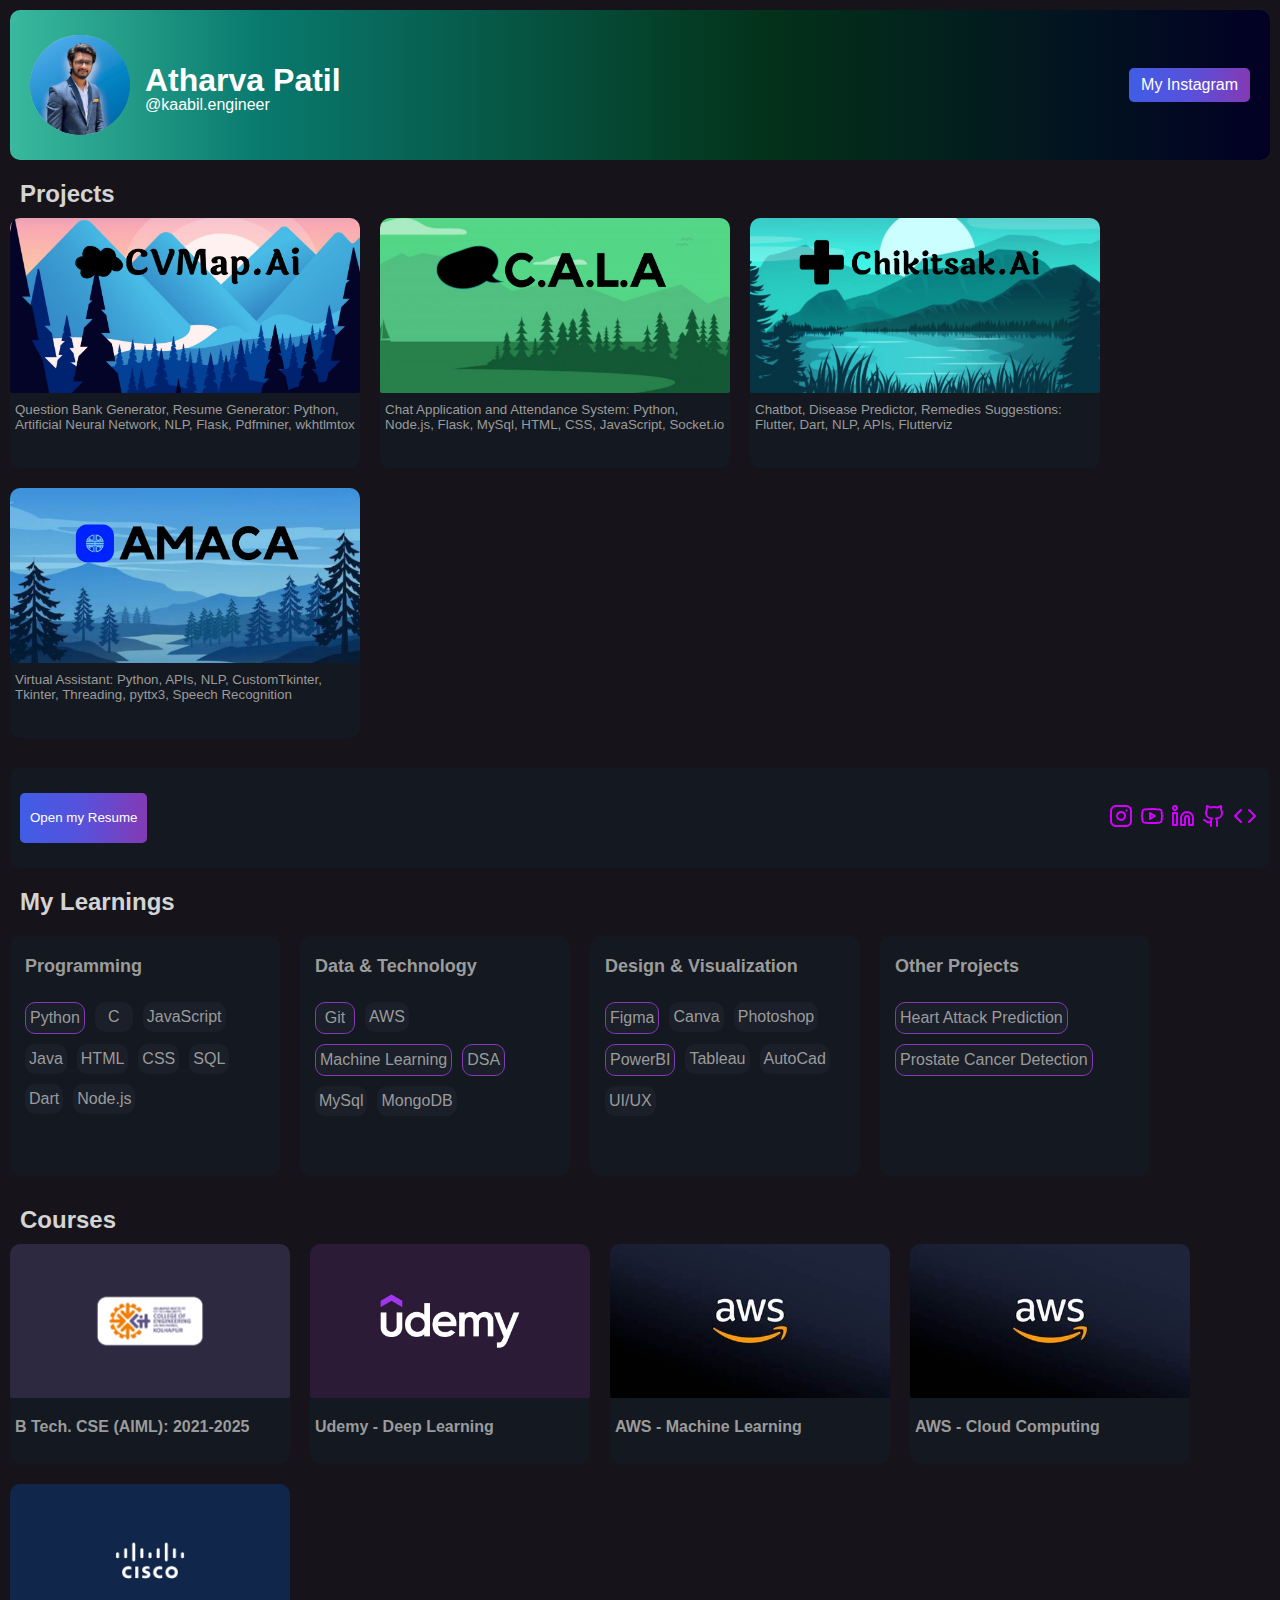
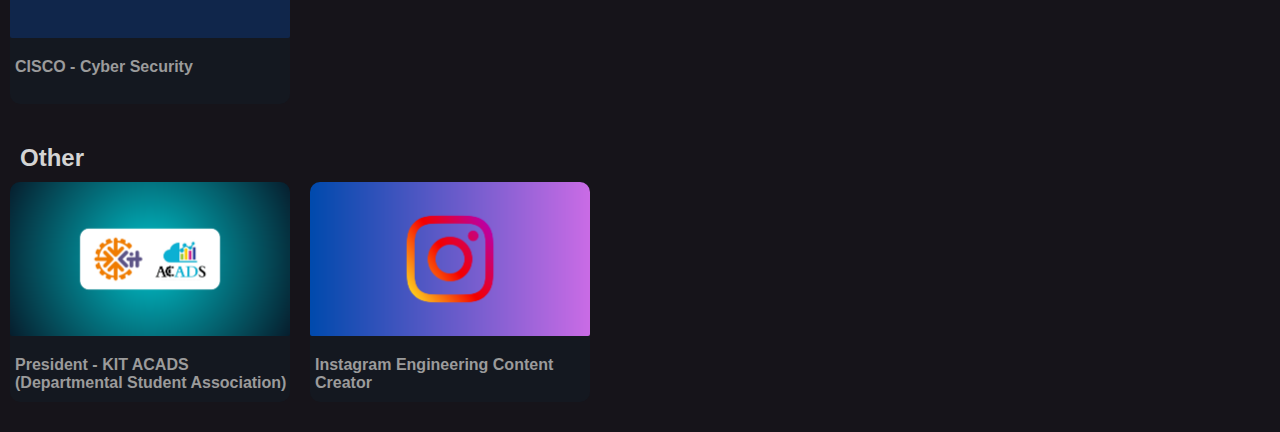
<file: docs/index.html>
<!DOCTYPE html>
<html lang="en">
<head>
    <meta charset="UTF-8">
    <meta name="viewport" content="width=device-width, initial-scale=1.0">
    <link rel="stylesheet" href="style.css">
    <title>Atharva Portfolio</title>
</head>
<body>

    

    <div class="header">
        <!-- Header with background image -->
        <div class="background-image"></div>

        <!-- Profile picture and text -->
        <div class="profile">
            <img src="assets\profilepic.JPG" alt="Profile Picture" class="profile-picture">
            <div class="profile-text">
                <h1 class="atharva">Atharva Patil</h1>
                <p class="kaabil">@kaabil.engineer</p>
            </div>
        </div>

        <div class="follow-button">
            <a href="https://www.instagram.com/kaabil.engineer/" class="instagram-button">My Instagram</a>
            
            
            
        </div>
        
    </div>
    <h2 class="project">Projects</h2>
    <div class="projects-container">
  

        
        
        
        
        <div class="project-card" onclick="openLink('https://github.com/kaabilengineer/CVMap.Ai')">
            <img src="assets\4.png" alt="Project 2">
            <p class="project-title">Question Bank Generator, Resume Generator: Python, Artificial Neural Network, NLP, Flask, Pdfminer, wkhtlmtox</p>
        </div>

        <div class="project-card" onclick="openLink('https://github.com/kaabilengineer/ChatApp')">
            <img src="assets\2.png" alt="Project 2">
            <p class="project-title">Chat Application and Attendance System: Python, Node.js, Flask, MySql, HTML, CSS, JavaScript, Socket.io</p>
        </div>
        <div class="project-card" onclick="openLink('https://github.com/kaabilengineer/Chikitsak.Ai')">
            <img src="assets\3.png" alt="Project 2">
            <p class="project-title">Chatbot, Disease Predictor, Remedies Suggestions: Flutter, Dart, NLP, APIs, Flutterviz</p>
        </div>
        
        <div class="project-card" onclick="openLink('https://github.com/kaabilengineer/AMACA')">
            <img src="assets\1.png" alt="Project 1">
            <p class="project-title">Virtual Assistant: Python, APIs, NLP, CustomTkinter, Tkinter, Threading, pyttx3, Speech Recognition</p>
        </div>
    
    </div>

    
    
    <div class="social-container">
        <button class="button" onclick="openPDF('AtharvaResume1.pdf')">Open my Resume</button>

          
          
        
        <div>
           
            <a href="https://www.instagram.com/kaabil.engineer" target="_blank"><img src="assets\logo\instagram.png" alt="Instagram"></a>
            <a href="https://www.youtube.com/channel/UCGPL70yKNoritJyf5qH4RhA" target="_blank"><img src="assets\logo\youtube.png" alt="YouTube"></a>
            <a href="https://www.linkedin.com/in/iamatharvapatil" target="_blank"><img src="assets\logo\linkedin.png" alt="LinkedIn"></a>
            <a href="https://www.github.com/kaabilengineer" target="_blank"><img src="assets\logo\github.png" alt="GitHub"></a>
            <a href="https://leetcode.com/atharvapatil2222/" target="_blank"><img src="assets\logo\code.png" alt="code"></a>
            
        </div>
    </div>
    <h2 class="project">My Learnings</h2>
    <div class="skillset">
    <div class="container2">
        <div class="title">Programming</div>
        <div class="tags-container">
          <div class="box2">Python</div>
          
          <div class="box">C</div>
          <div class="box">JavaScript</div>
          <div class="box">Java</div>
          <div class="box">HTML</div>
          <div class="box">CSS</div>
          <div class="box">SQL</div>
          <div class="box">Dart</div>
          <div class="box">Node.js</div>
          
        </div>
    
      </div>

      <div class="container2">
        <div class="title">Data & Technology</div>
        <div class="tags-container">
          <div class="box2">Git</div>
          <div class="box">AWS</div>
          <div class="box2">Machine Learning</div>
          <div class="box2">DSA</div>
          <div class="box">MySql</div>
          <div class="box">MongoDB</div>
        </div>
    
      </div>

     
      <div class="container2">
        <div class="title">Design & Visualization</div>
        <div class="tags-container">
          <div class="box2">Figma</div>
          <div class="box">Canva</div>
          <div class="box">Photoshop</div>
          <div class="box2">PowerBI</div>
          <div class="box">Tableau</div>
          <div class="box">AutoCad</div>
          <div class="box">UI/UX</div>
        </div>
    
      </div>
      <div class="container2">
        <div class="title">Other Projects</div>
        <div class="tags-container">
          <div class="box2">Heart Attack Prediction</div>
          <div class="box2">Prostate Cancer Detection</div>
        </div>
    
      </div>
    </div>





    <div id="contact-form-overlay">
        <div id="contact-form">
            <!-- Your contact form content here -->
            <h2>Contact Form</h2>
            <!-- Add your form fields and submit button here -->
            <button onclick="closeContactForm()">Close</button>
        </div>
    </div>

    <h2 class="project">Courses</h2>

    <div class="projects-container2">

        <div class="project-card2" onclick="openLink('https://www.kitcoek.in/')">

            <img src="assets\kit.png" alt="Project 2">
            <p class="title2">B Tech. CSE (AIML): 2021-2025</p>
        </div>
        <div class="project-card2" onclick"openLink('https://www.linkedin.com/posts/iamatharvapatil_deeplearning-deeplearningai-activity-7158860123665244160-qVcb?utm_source=share&utm_medium=member_desktop')">
            <img src="assets\udemy.jpg" alt="Project 2">
            <p class="title2">Udemy - Deep Learning</p>
        </div>
  

        <div class="project-card2" onclick="openLink('https://www.linkedin.com/posts/iamatharvapatil_machinelearning-aws-certificationcomplete-activity-7084840496799322112-SvPo?utm_source=share&utm_medium=member_desktop')">
            <img src="assets\aws.jpg" alt="Project 1">
            <p class="title2">AWS - Machine Learning</p>
        </div>
        
        <div class="project-card2" onclick="openLink('https://www.linkedin.com/posts/iamatharvapatil_aws-cloudcomputing-certificationcomplete-activity-7086039933471121408-WOLE?utm_source=share&utm_medium=member_desktop')">
            <img src="assets\aws.jpg" alt="Project 1">
            <p class="title2">AWS - Cloud Computing</p>
        </div>
        
        <div class="project-card2" onclick="openLink('https://www.linkedin.com/posts/iamatharvapatil_cybersecurity-activity-7025168476013047808-1_lS?utm_source=share&utm_medium=member_desktop')">
            <img src="assets\cisco.jpg" alt="Project 2">
            <p class="title2">CISCO - Cyber Security</p>
        </div>
        
        
    
    </div>

    <h2 class="project">Other</h2>

    <div class="projects-container2">

        <div class="project-card2" onclick="openLink('https://www.instagram.com/p/Cw_6aUkoGg9/?utm_source=ig_web_copy_link&igshid=MzRlODBiNWFlZA==')">

            <img src="assets\acads.png" alt="Project 2">
            <p class="title2">President - KIT ACADS (Departmental Student Association)</p>
        </div>
        <div class="project-card2" onclick="openLink('https://www.instagram.com/kaabil.engineer')">
            <img src="assets\insta.png" alt="Project 2">
            <p class="title2">Instagram Engineering Content Creator</p>
        </div>
  
            
    </div>

    <script>
        function openContactForm() {
            document.getElementById("contact-form-overlay").style.display = "flex";
        }

        function closeContactForm() {
            document.getElementById("contact-form-overlay").style.display = "none";
        }
    
            function openLink(link) {
                window.location.href = link;
            }
            function openPDF(pdfPath) {
    window.open(pdfPath, '_blank');
  }
    </script>

</body>
</html>
</file>
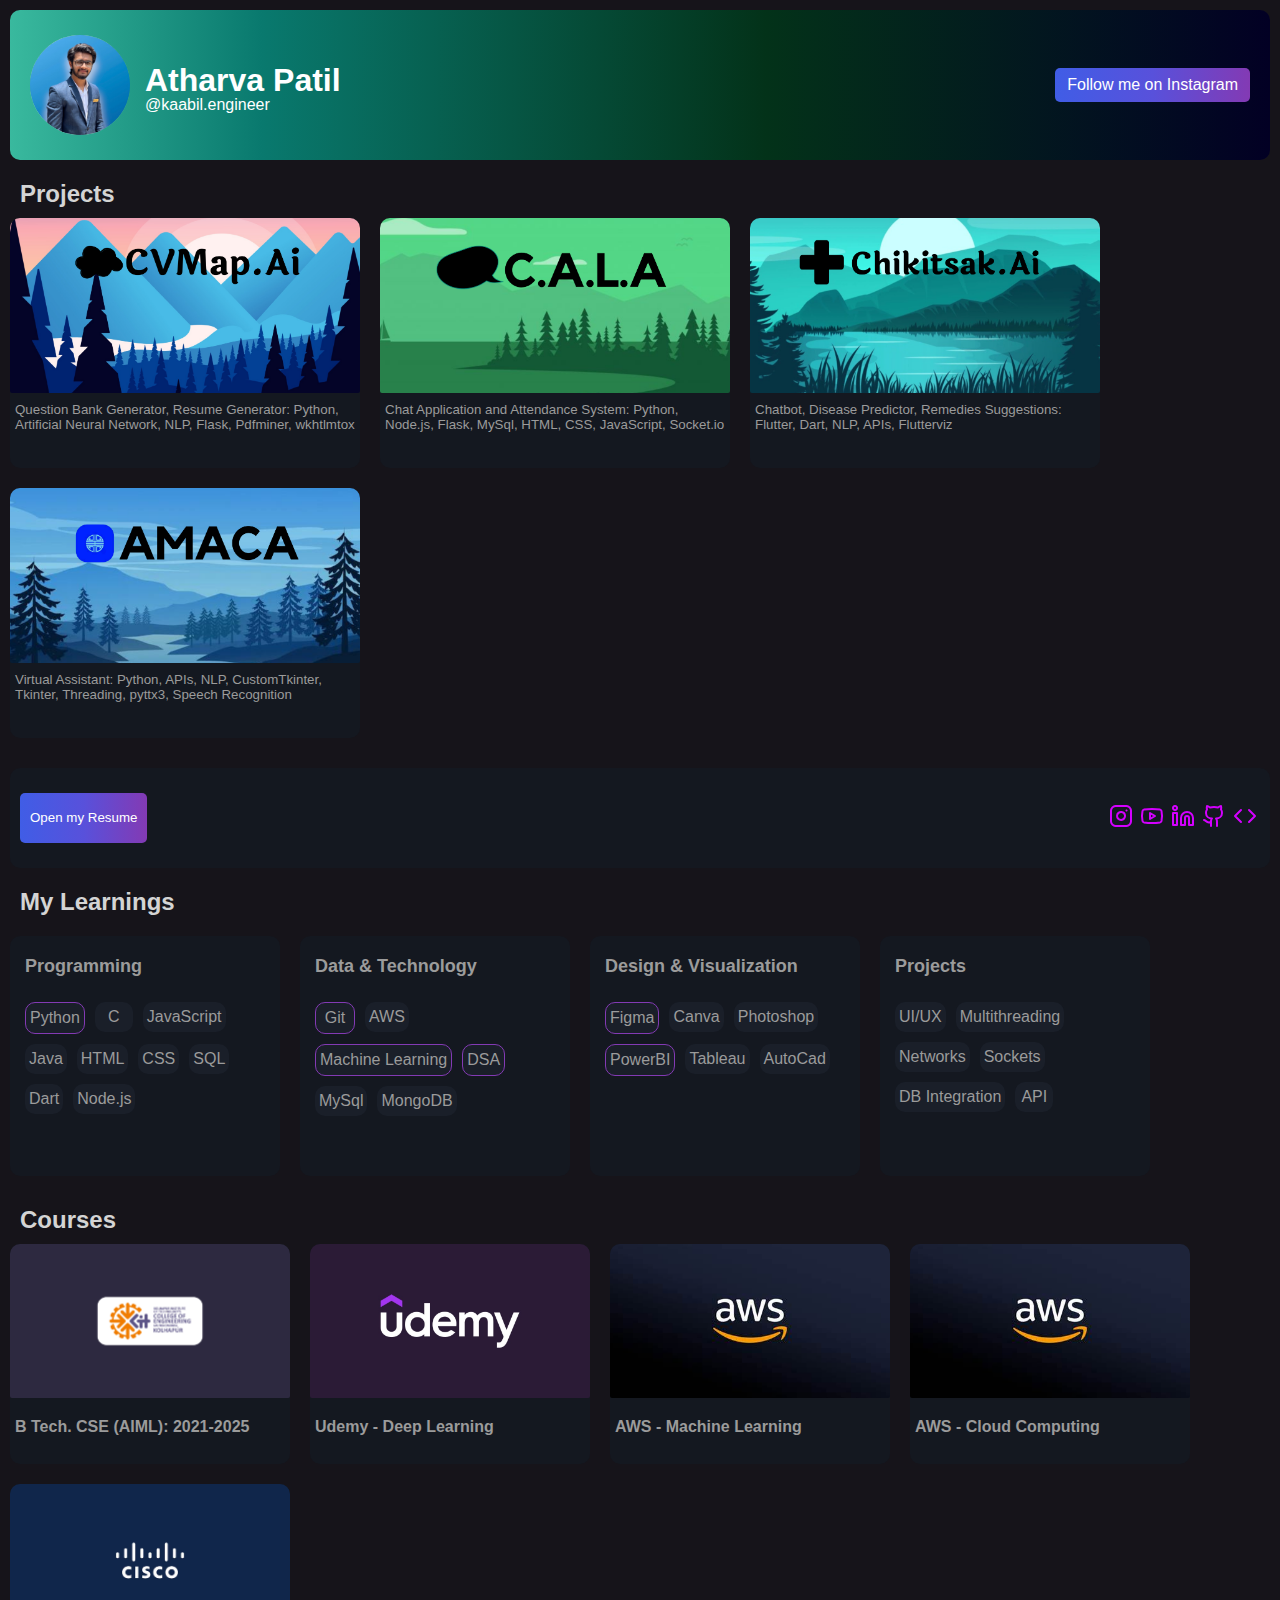
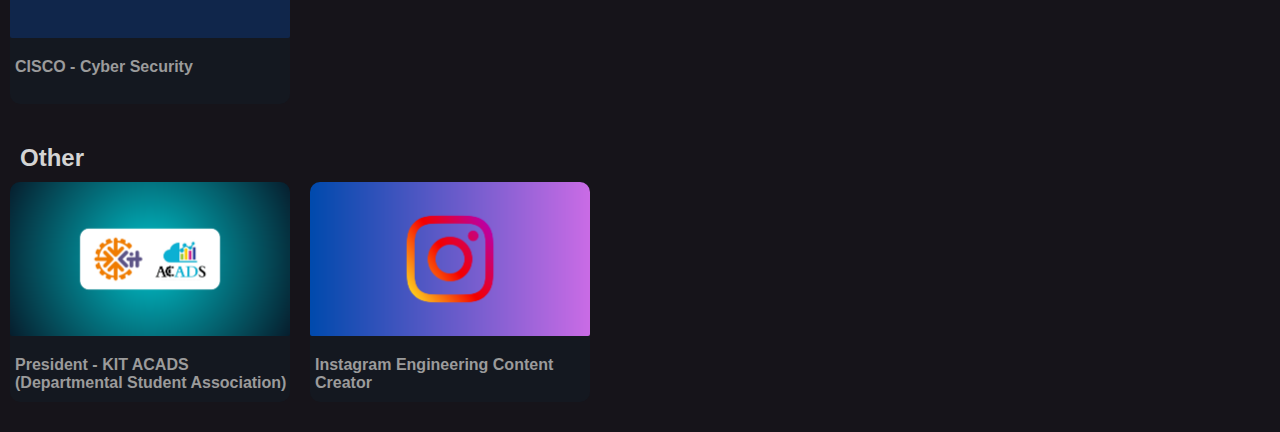
<file: front.html>
<!DOCTYPE html>
<html lang="en">
<head>
    <meta charset="UTF-8">
    <meta name="viewport" content="width=device-width, initial-scale=1.0">
    <link rel="stylesheet" href="front.css">
    <title>Atharva Portfolio</title>
</head>
<body>

    

    <div class="header">
        <!-- Header with background image -->
        <div class="background-image"></div>

        <!-- Profile picture and text -->
        <div class="profile">
            <img src="assets\profilepic.JPG" alt="Profile Picture" class="profile-picture">
            <div class="profile-text">
                <h1 class="atharva">Atharva Patil</h1>
                <p class="kaabil">@kaabil.engineer</p>
            </div>
        </div>

        <div class="follow-button">
            <a href="https://www.instagram.com/kaabil.engineer/" class="instagram-button">Follow me on Instagram</a>
            
            
            
        </div>
        
    </div>
    <h2 class="project">Projects</h2>
    <div class="projects-container">
  

        
        
        
        
        <div class="project-card" onclick="openLink('https://github.com/kaabilengineer/CVMap.Ai')">
            <img src="assets\4.png" alt="Project 2">
            <p class="project-title">Question Bank Generator, Resume Generator: Python, Artificial Neural Network, NLP, Flask, Pdfminer, wkhtlmtox</p>
        </div>

        <div class="project-card" onclick="openLink('https://github.com/kaabilengineer/ChatApp')">
            <img src="assets\2.png" alt="Project 2">
            <p class="project-title">Chat Application and Attendance System: Python, Node.js, Flask, MySql, HTML, CSS, JavaScript, Socket.io</p>
        </div>
        <div class="project-card" onclick="openLink('https://github.com/kaabilengineer/Chikitsak.Ai')">
            <img src="assets\3.png" alt="Project 2">
            <p class="project-title">Chatbot, Disease Predictor, Remedies Suggestions: Flutter, Dart, NLP, APIs, Flutterviz</p>
        </div>
        
        <div class="project-card" onclick="openLink('https://github.com/kaabilengineer/AMACA')">
            <img src="assets\1.png" alt="Project 1">
            <p class="project-title">Virtual Assistant: Python, APIs, NLP, CustomTkinter, Tkinter, Threading, pyttx3, Speech Recognition</p>
        </div>
    
    </div>

    
    
    <div class="social-container">
        <button class="button" onclick="openPDF('Atharva_resume_2023.pdf')">Open my Resume</button>

          
          
        
        <div>
           
            <a href="https://www.instagram.com/kaabil.engineer" target="_blank"><img src="assets\logo\instagram.png" alt="Instagram"></a>
            <a href="https://www.youtube.com/channel/UCGPL70yKNoritJyf5qH4RhA" target="_blank"><img src="assets\logo\youtube.png" alt="YouTube"></a>
            <a href="https://www.linkedin.com/in/iamatharvapatil" target="_blank"><img src="assets\logo\linkedin.png" alt="LinkedIn"></a>
            <a href="https://www.github.com/kaabilengineer" target="_blank"><img src="assets\logo\github.png" alt="GitHub"></a>
            <a href="https://leetcode.com/atharvapatil2222/" target="_blank"><img src="assets\logo\code.png" alt="code"></a>
            
        </div>
    </div>
    <h2 class="project">My Learnings</h2>
    <div class="skillset">
    <div class="container2">
        <div class="title">Programming</div>
        <div class="tags-container">
          <div class="box2">Python</div>
          
          <div class="box">C</div>
          <div class="box">JavaScript</div>
          <div class="box">Java</div>
          <div class="box">HTML</div>
          <div class="box">CSS</div>
          <div class="box">SQL</div>
          <div class="box">Dart</div>
          <div class="box">Node.js</div>
          
        </div>
    
      </div>

      <div class="container2">
        <div class="title">Data & Technology</div>
        <div class="tags-container">
          <div class="box2">Git</div>
          <div class="box">AWS</div>
          <div class="box2">Machine Learning</div>
          <div class="box2">DSA</div>
          <div class="box">MySql</div>
          <div class="box">MongoDB</div>
        </div>
    
      </div>

      <div class="container2">
        <div class="title">Design & Visualization</div>
        <div class="tags-container">
          <div class="box2">Figma</div>
          <div class="box">Canva</div>
          <div class="box">Photoshop</div>
          <div class="box2">PowerBI</div>
          <div class="box">Tableau</div>
          <div class="box">AutoCad</div>
        </div>
    
      </div>
      <div class="container2">
        <div class="title">Projects</div>
        <div class="tags-container">
          <div class="box">UI/UX</div>
          <div class="box">Multithreading</div>
          <div class="box">Networks</div>
          <div class="box">Sockets</div>
          <div class="box">DB Integration</div>
          <div class="box">API</div>
        </div>
    
      </div>
    </div>



    <div id="contact-form-overlay">
        <div id="contact-form">
            <!-- Your contact form content here -->
            <h2>Contact Form</h2>
            <!-- Add your form fields and submit button here -->
            <button onclick="closeContactForm()">Close</button>
        </div>
    </div>

    <h2 class="project">Courses</h2>

    <div class="projects-container2">

        <div class="project-card2" onclick="openLink('https://www.kitcoek.in/')">

            <img src="assets\kit.png" alt="Project 2">
            <p class="title2">B Tech. CSE (AIML): 2021-2025</p>
        </div>
        <div class="project-card2">
            <img src="assets\udemy.jpg" alt="Project 2">
            <p class="title2">Udemy - Deep Learning</p>
        </div>
  

        <div class="project-card2" onclick="openLink('https://www.linkedin.com/posts/iamatharvapatil_machinelearning-aws-certificationcomplete-activity-7084840496799322112-SvPo?utm_source=share&utm_medium=member_desktop')">
            <img src="assets\aws.jpg" alt="Project 1">
            <p class="title2">AWS - Machine Learning</p>
        </div>
        
        <div class="project-card2" onclick="openLink('https://www.linkedin.com/posts/iamatharvapatil_aws-cloudcomputing-certificationcomplete-activity-7086039933471121408-WOLE?utm_source=share&utm_medium=member_desktop')">
            <img src="assets\aws.jpg" alt="Project 1">
            <p class="title2">AWS - Cloud Computing</p>
        </div>
        
        <div class="project-card2" onclick="openLink('https://www.linkedin.com/posts/iamatharvapatil_cybersecurity-activity-7025168476013047808-1_lS?utm_source=share&utm_medium=member_desktop')">
            <img src="assets\cisco.jpg" alt="Project 2">
            <p class="title2">CISCO - Cyber Security</p>
        </div>
        
        
    
    </div>

    <h2 class="project">Other</h2>

    <div class="projects-container2">

        <div class="project-card2" onclick="openLink('https://www.instagram.com/p/Cw_6aUkoGg9/?utm_source=ig_web_copy_link&igshid=MzRlODBiNWFlZA==')">

            <img src="assets\acads.png" alt="Project 2">
            <p class="title2">President - KIT ACADS (Departmental Student Association)</p>
        </div>
        <div class="project-card2" onclick="openLink('https://www.instagram.com/kaabil.engineer')">
            <img src="assets\insta.png" alt="Project 2">
            <p class="title2">Instagram Engineering Content Creator</p>
        </div>
  
            
    </div>

    <script>
        function openContactForm() {
            document.getElementById("contact-form-overlay").style.display = "flex";
        }

        function closeContactForm() {
            document.getElementById("contact-form-overlay").style.display = "none";
        }
    
            function openLink(link) {
                window.location.href = link;
            }
            function openPDF(pdfPath) {
    window.open(pdfPath, '_blank');
  }
    </script>

</body>
</html>
</file>
<file: docs/style.css>
body {
    margin: 0;
    padding: 0;
    background-color: #16141a;
}

.header {
    position: relative;
    height: 150px;
    border-radius: 10px;
    overflow: hidden;
    background: rgb(109,0,251);
    background: linear-gradient(90deg, rgba(109,0,251,1) 0%, rgba(57,185,158,1) 0%, rgba(9,121,110,1) 20%, rgba(3,50,25,1) 60%, rgba(2,0,36,1) 100%);
    margin: 10px;
}

.profile {
    position: absolute;
    left: 20px;
    top: 50%;
    transform: translateY(-50%);
    display: flex;
    align-items: center;
    
}

.profile-picture {
    border-radius: 100px;
    width: 100px;
    height: 100px;
    object-fit: cover;
    margin-right: 15px;
    transform: rotate(90deg);
   
}

@import url('https://fonts.googleapis.com/css2?family=Inter:wght@400;700&display=swap');

.atharva, .kaabil {
    font-family: 'Inter', sans-serif;
    color: white; 
}

.atharva {
    margin-bottom: 0;
}

.kaabil {
    margin-top: -3px;
}

.follow-button {
    position: absolute;
    top: 50%;
    right: 10px; /* Adjusted right margin */
    transform: translateY(-50%);
    max-width: 400px; /* Adjusted max-width */
}

.instagram-button,
.contact-button {
    display: inline-block; /* or display: inline; */

    color: #fff;
    padding: 10px;
    text-decoration: none;
    border-radius: 5px;
    cursor: pointer;
    margin-right: 10px; /* Add margin between buttons */
   
}

.instagram-button {
    padding: 8px 12px; /* Adjusted padding for a smaller button */
    background: linear-gradient(to right, #405DE6, #5851DB, #833AB4);
    color: white;
    font-family: 'Inter', sans-serif;
    text-decoration: none; /* Corrected property name from 'solid' to 'none' */
    border: none;
    border-radius: 5px;
    cursor: pointer;
    transition: background 0.3s, color 0.3s; /* Smooth transition effect */
}

.instagram-button:hover {
    background: linear-gradient(to right, #833AB4, #5851DB, #405DE6);
    color: black;
  
 
}

.contact-button {
    margin-top: 10px;
    background-color: rgba(57,185,158,1);
    color: black;
    padding: 10px;
    text-decoration: none;
    border-radius: 5px;
    cursor: pointer;
    font-weight: bold;
}

/* Additional styling for the form overlay */
#contact-form-overlay {
    display: none;
    position: fixed;
    top: 0;
    left: 0;
    width: 100%;
    height: 100%;
    background: rgba(0, 0, 0, 0.5);
    justify-content: center;
    align-items: center;
    z-index: 1000;
}

#contact-form {
    background-color: #fff;
    padding: 20px;
    border-radius: 10px;
    text-align: center;
}

.projects-container {
    margin: 10px; 
    display: flex;
    flex-wrap: wrap; 
    
    
    
}

.projects-container2 {
    margin: 10px; 
    display: flex;
    flex-wrap: wrap; 
    
    
    
}

.project-card {
    cursor: pointer;
  
    border-radius: 10px;
    overflow: hidden;
    width: 350px; 
    height: 250px;
    margin-bottom: 20px; 
    margin-right: 20px;
    background-color: rgb(20, 24, 32);
    color: rgb(155, 155, 155);
}

.project{
    margin-bottom: 10px;
    font-family: 'Inter', sans-serif;
    color: rgb(212, 212, 212); 
    margin-left: 20px;
}

.project-card img {
    width: 100%;
    height: 70%;
    object-fit: cover;
    
}

.project-card2 {
    cursor: pointer;
  
    border-radius: 10px;
    overflow: hidden;
    width: 280px; 
    height: 220px;
    margin-bottom: 20px; 
    margin-right: 20px;
    background-color: rgb(20, 24, 32);
    color: rgb(155, 155, 155);
}
.title2 {
    color: rgb(155, 155, 155);
    font-weight: bold;
    font-size:medium;
    font-family: 'Inter', sans-serif;
    padding-left: 5px;
    padding-right: 2px;
}


.project-card2 img {
    width: 100%;
    height: 70%;
    object-fit: cover;
    
}

.skills{
    display: flex;
    flex-wrap: wrap;
    justify-content: space-around;
    border: 1px white;
    background-color: #16141a;
    border-radius: 5px;
}

.project-title {
    font-family: 'Inter', sans-serif; /* Use the Inter font or your preferred font */
    margin: 5px; 
    font-size: smaller;
}

.social-container img {
    margin-right: 3px;
}

.social-container {
    
    border-radius: 15px;
    background-color: #f2f2f2; /* Set your desired background color */
    display: flex;
    align-items: center;
    justify-content: space-between;
    padding: 0 10px;
    position: relative;
    height: 100px;
    border-radius: 10px;
    overflow: hidden;
    
    /* background: rgb(109,0,251);
background: linear-gradient(90deg, rgba(109,0,251,1) 0%, rgba(57,185,158,1) 0%, rgba(37,101,119,1) 28%,
 rgba(27,72,98,1) 43%, rgba(89,88,97,1) 70%, rgba(9,121,110,1) 100%, rgba(3,50,25,1) 100%, rgba(2,0,36,1) 100%); */
 
    background: rgb(20, 24, 32);
    margin: 10px;
  }

  .social-container a {
    text-decoration: none;
    color: inherit;
  }

  .button {
    padding: 10px;
    background: linear-gradient(to right, #405DE6, #5851DB, #833AB4);
    color: white;
    border: none;
    border-radius: 5px;
    cursor: pointer;
    height: 50px;
    transition: background 0.3s, color 0.3s;
  }

  .button:hover {
    background: linear-gradient(to right, #833AB4, #5851DB, #405DE6);
    color: black;
  
 
}

  .icon {
    font-size: 24px; /* Set your desired icon size */
    margin-left: 10px; /* Adjust margin as needed */
  }
  
  .skillset{
    flex-wrap: wrap; 
    
    display: flex;
  }
  .container2 {
    width: 250px;
    height: 200px;
    background-color: rgb(20, 24, 32);
    border-radius: 10px;
    display: flex;
    flex-direction: column; /* Change to column for vertical alignment */
    

    padding: 20px 10px; /* Adjusted padding for better spacing */
    margin: 10px;
}

.title {
    color: rgb(155, 155, 155);
    font-weight: bold;
    font-size: large;
    font-family: 'Inter', sans-serif;
    padding-left: 5px;
    padding-right: 2px;
}

.tags-container {
   
    display: flex;
    flex-wrap: wrap; /* Allow tags to wrap to the next line if needed */
    margin-top: 20px;

}

.box {
    min-width: 30px;
    height: 30px;
    background-color: rgb(26, 31, 41);
    margin: 5px 5px 5px 5px; /* Adjusted margin for better spacing */
    border-radius: 10px;
    display: flex;
    align-items: center;
    justify-content: center;
    font-family: 'Inter', sans-serif;
    font-size: medium;
    padding-left: 4px;
    color: rgb(155, 155, 155);
    padding-right: 4px;
}

.box2 {
    min-width: 30px;
    height: 30px;
    background-color: rgb(26, 31, 41);
    margin: 5px 5px 5px 5px; /* Adjusted margin for better spacing */
    border-radius: 10px;
    display: flex;
    align-items: center;
    justify-content: center;
    font-family: 'Inter', sans-serif;
    font-size: medium;
    padding-left: 4px;
    color: rgb(155, 155, 155);
    padding-right: 4px;
    border: 1px solid #833AB4 ;
}

/* For WebKit browsers (Chrome, Safari) */
::-webkit-scrollbar {
    width: 12px;
    border-radius: 2px;
  }
  
  ::-webkit-scrollbar-thumb {
    background-color: rgb(20, 24, 32);
    border-radius: 2px;
}
  
  /* For Firefox */
  * {
    scrollbar-color: rgb(20, 24, 32);
    border-radius: 2px;
  }
  
  *::-webkit-scrollbar-thumb {
    background-color: rgb(20, 24, 32);
    border-radius: 2px;
  }
  
/* Media Query for smaller screens */
@media only screen and (max-width: 600px) {
    .header {
        height: 120px;
    }

    .profile {
        left: 10px;
    }

    .profile-picture{
        margin-right: 4px;
    }

    .atharva{
        font-size: 20px;
    }
    .kaabil{
        font-size: 10px;
    }

    .profile-picture {
        width: 80px;
        height: 80px;
    }

    .follow-button {
        right: 10px;
        max-width: 180px;
        font-size: 10px;
    }

    .project-card{
        width: 100%;
        margin: 10px;
        height: fit-content;
    }
    .project-card img {
        width: 100%;
        height: 60%;
       
        
    }

    .project-card2{
        width: 100%;
        margin: 10px;
        height: 250px;
        
    }
    

    .container2{
        width: 100%;
        height: fit-content;
        align-items: center;
    }

    
}
</file>
<file: front.css>
body {
    margin: 0;
    padding: 0;
    background-color: #16141a;
}

.header {
    position: relative;
    height: 150px;
    border-radius: 10px;
    overflow: hidden;
    background: rgb(109,0,251);
    background: linear-gradient(90deg, rgba(109,0,251,1) 0%, rgba(57,185,158,1) 0%, rgba(9,121,110,1) 20%, rgba(3,50,25,1) 60%, rgba(2,0,36,1) 100%);
    margin: 10px;
}

.profile {
    position: absolute;
    left: 20px;
    top: 50%;
    transform: translateY(-50%);
    display: flex;
    align-items: center;
    
}

.profile-picture {
    border-radius: 100px;
    width: 100px;
    height: 100px;
    object-fit: cover;
    margin-right: 15px;
    transform: rotate(90deg);
   
}

@import url('https://fonts.googleapis.com/css2?family=Inter:wght@400;700&display=swap');

.atharva, .kaabil {
    font-family: 'Inter', sans-serif;
    color: white; 
}

.atharva {
    margin-bottom: 0;
}

.kaabil {
    margin-top: -3px;
}

.follow-button {
    position: absolute;
    top: 50%;
    right: 10px; /* Adjusted right margin */
    transform: translateY(-50%);
    max-width: 400px; /* Adjusted max-width */
}

.instagram-button,
.contact-button {
    display: inline-block; /* or display: inline; */

    color: #fff;
    padding: 10px;
    text-decoration: none;
    border-radius: 5px;
    cursor: pointer;
    margin-right: 10px; /* Add margin between buttons */
   
}

.instagram-button {
    padding: 8px 12px; /* Adjusted padding for a smaller button */
    background: linear-gradient(to right, #405DE6, #5851DB, #833AB4);
    color: white;
    font-family: 'Inter', sans-serif;
    text-decoration: none; /* Corrected property name from 'solid' to 'none' */
    border: none;
    border-radius: 5px;
    cursor: pointer;
    transition: background 0.3s, color 0.3s; /* Smooth transition effect */
}

.instagram-button:hover {
    background: linear-gradient(to right, #833AB4, #5851DB, #405DE6);
    color: black;
  
 
}

.contact-button {
    margin-top: 10px;
    background-color: rgba(57,185,158,1);
    color: black;
    padding: 10px;
    text-decoration: none;
    border-radius: 5px;
    cursor: pointer;
    font-weight: bold;
}

/* Additional styling for the form overlay */
#contact-form-overlay {
    display: none;
    position: fixed;
    top: 0;
    left: 0;
    width: 100%;
    height: 100%;
    background: rgba(0, 0, 0, 0.5);
    justify-content: center;
    align-items: center;
    z-index: 1000;
}

#contact-form {
    background-color: #fff;
    padding: 20px;
    border-radius: 10px;
    text-align: center;
}

.projects-container {
    margin: 10px; 
    display: flex;
    flex-wrap: wrap; 
    
    
    
}

.projects-container2 {
    margin: 10px; 
    display: flex;
    flex-wrap: wrap; 
    
    
    
}

.project-card {
    cursor: pointer;
  
    border-radius: 10px;
    overflow: hidden;
    width: 350px; 
    height: 250px;
    margin-bottom: 20px; 
    margin-right: 20px;
    background-color: rgb(20, 24, 32);
    color: rgb(155, 155, 155);
}

.project{
    margin-bottom: 10px;
    font-family: 'Inter', sans-serif;
    color: rgb(212, 212, 212); 
    margin-left: 20px;
}

.project-card img {
    width: 100%;
    height: 70%;
    object-fit: cover;
    
}

.project-card2 {
    cursor: pointer;
  
    border-radius: 10px;
    overflow: hidden;
    width: 280px; 
    height: 220px;
    margin-bottom: 20px; 
    margin-right: 20px;
    background-color: rgb(20, 24, 32);
    color: rgb(155, 155, 155);
}
.title2 {
    color: rgb(155, 155, 155);
    font-weight: bold;
    font-size:medium;
    font-family: 'Inter', sans-serif;
    padding-left: 5px;
    padding-right: 2px;
}


.project-card2 img {
    width: 100%;
    height: 70%;
    object-fit: cover;
    
}

.skills{
    display: flex;
    flex-wrap: wrap;
    justify-content: space-around;
    border: 1px white;
    background-color: #16141a;
    border-radius: 5px;
}

.project-title {
    font-family: 'Inter', sans-serif; /* Use the Inter font or your preferred font */
    margin: 5px; 
    font-size: smaller;
}

.social-container img {
    margin-right: 3px;
}

.social-container {
    
    border-radius: 15px;
    background-color: #f2f2f2; /* Set your desired background color */
    display: flex;
    align-items: center;
    justify-content: space-between;
    padding: 0 10px;
    position: relative;
    height: 100px;
    border-radius: 10px;
    overflow: hidden;
    
    /* background: rgb(109,0,251);
background: linear-gradient(90deg, rgba(109,0,251,1) 0%, rgba(57,185,158,1) 0%, rgba(37,101,119,1) 28%,
 rgba(27,72,98,1) 43%, rgba(89,88,97,1) 70%, rgba(9,121,110,1) 100%, rgba(3,50,25,1) 100%, rgba(2,0,36,1) 100%); */
 
    background: rgb(20, 24, 32);
    margin: 10px;
  }

  .social-container a {
    text-decoration: none;
    color: inherit;
  }

  .button {
    padding: 10px;
    background: linear-gradient(to right, #405DE6, #5851DB, #833AB4);
    color: white;
    border: none;
    border-radius: 5px;
    cursor: pointer;
    height: 50px;
    transition: background 0.3s, color 0.3s;
  }

  .button:hover {
    background: linear-gradient(to right, #833AB4, #5851DB, #405DE6);
    color: black;
  
 
}

  .icon {
    font-size: 24px; /* Set your desired icon size */
    margin-left: 10px; /* Adjust margin as needed */
  }
  
  .skillset{
    flex-wrap: wrap; 
    
    display: flex;
  }
  .container2 {
    width: 250px;
    height: 200px;
    background-color: rgb(20, 24, 32);
    border-radius: 10px;
    display: flex;
    flex-direction: column; /* Change to column for vertical alignment */
    

    padding: 20px 10px; /* Adjusted padding for better spacing */
    margin: 10px;
}

.title {
    color: rgb(155, 155, 155);
    font-weight: bold;
    font-size: large;
    font-family: 'Inter', sans-serif;
    padding-left: 5px;
    padding-right: 2px;
}

.tags-container {
   
    display: flex;
    flex-wrap: wrap; /* Allow tags to wrap to the next line if needed */
    margin-top: 20px;

}

.box {
    min-width: 30px;
    height: 30px;
    background-color: rgb(26, 31, 41);
    margin: 5px 5px 5px 5px; /* Adjusted margin for better spacing */
    border-radius: 10px;
    display: flex;
    align-items: center;
    justify-content: center;
    font-family: 'Inter', sans-serif;
    font-size: medium;
    padding-left: 4px;
    color: rgb(155, 155, 155);
    padding-right: 4px;
}

.box2 {
    min-width: 30px;
    height: 30px;
    background-color: rgb(26, 31, 41);
    margin: 5px 5px 5px 5px; /* Adjusted margin for better spacing */
    border-radius: 10px;
    display: flex;
    align-items: center;
    justify-content: center;
    font-family: 'Inter', sans-serif;
    font-size: medium;
    padding-left: 4px;
    color: rgb(155, 155, 155);
    padding-right: 4px;
    border: 1px solid #833AB4 ;
}

/* For WebKit browsers (Chrome, Safari) */
::-webkit-scrollbar {
    width: 12px;
    border-radius: 2px;
  }
  
  ::-webkit-scrollbar-thumb {
    background-color: rgb(20, 24, 32);
    border-radius: 2px;
}
  
  /* For Firefox */
  * {
    scrollbar-color: rgb(20, 24, 32);
    border-radius: 2px;
  }
  
  *::-webkit-scrollbar-thumb {
    background-color: rgb(20, 24, 32);
    border-radius: 2px;
  }
  
/* Media Query for smaller screens */
@media only screen and (max-width: 600px) {
    .header {
        height: 120px;
    }

    .profile {
        left: 10px;
    }

    .profile-picture{
        margin-right: 4px;
    }

    .atharva{
        font-size: 20px;
    }
    .kaabil{
        font-size: 10px;
    }

    .profile-picture {
        width: 80px;
        height: 80px;
    }

    .follow-button {
        right: 10px;
        max-width: 180px;
        font-size: 10px;
    }

    .project-card{
        width: 100%;
        margin: 10px;
        height: fit-content;
    }
    .project-card img {
        width: 100%;
        height: 60%;
       
        
    }

    .project-card2{
        width: 100%;
        margin: 10px;
        height: 250px;
    }
    

    .container2{
        width: 100%;
        height: fit-content;
        
    }
}
</file>
